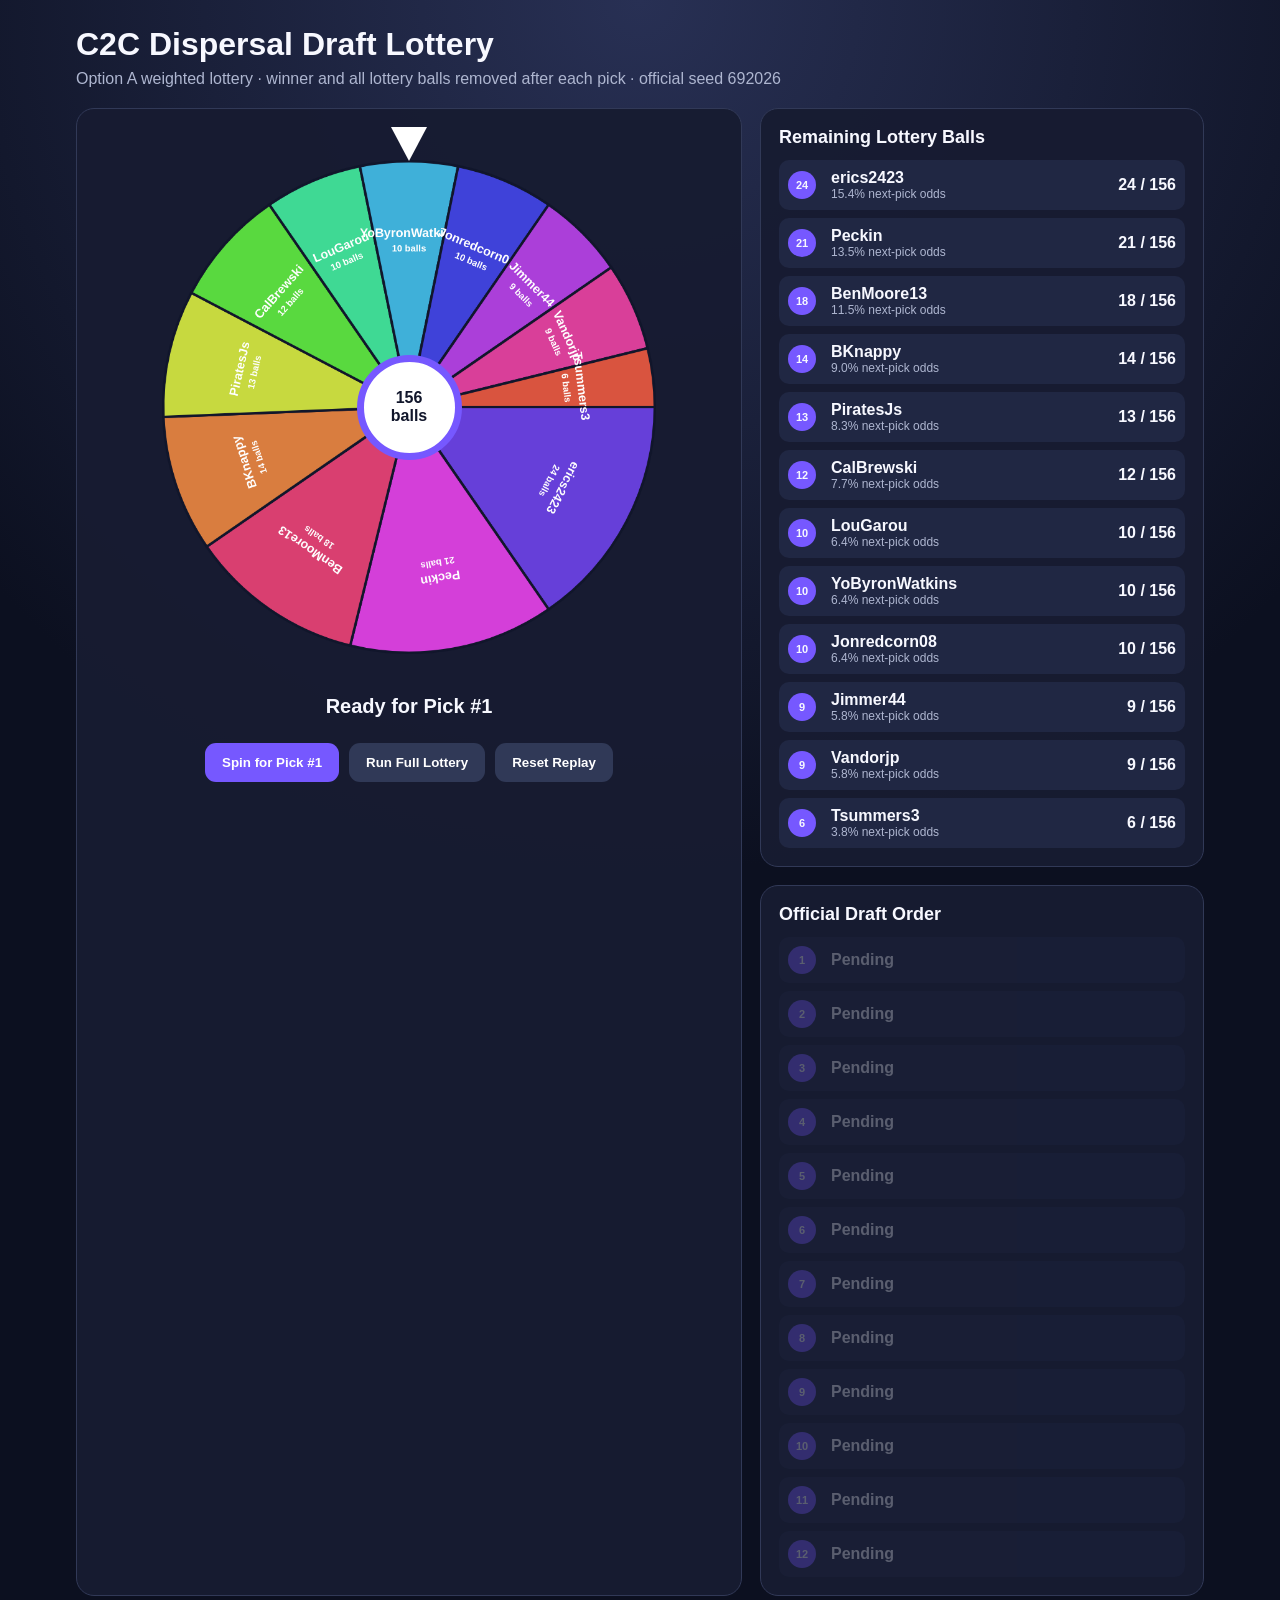
<file: lottery-wheel.html>
<!doctype html><html lang="en"><head><meta charset="utf-8"><meta name="viewport" content="width=device-width,initial-scale=1"><title>C2C Official Lottery</title>
<style>
:root{--bg:#0c1020;--panel:#171c31;--text:#f7f8ff;--muted:#aeb6d0;--accent:#7658ff;--line:#313957}
*{box-sizing:border-box}body{margin:0;background:radial-gradient(circle at top,#283054,#0c1020 50%);color:var(--text);font-family:Arial,sans-serif;min-height:100vh}
main{max-width:1180px;margin:auto;padding:26px}h1{margin:0}.sub{color:var(--muted);margin:7px 0 20px}.grid{display:grid;grid-template-columns:1.2fr .8fr;gap:18px}
.panel{background:rgba(23,28,49,.96);border:1px solid var(--line);border-radius:18px;padding:18px}.wheelbox{position:relative;display:grid;place-items:center}
canvas{width:min(100%,560px);height:auto}.pointer{position:absolute;top:0;border-left:18px solid transparent;border-right:18px solid transparent;border-top:34px solid white;z-index:2}
.center{position:absolute;width:105px;height:105px;border-radius:50%;background:white;color:#11162b;display:grid;place-items:center;text-align:center;font-weight:900;border:7px solid var(--accent)}
.controls{display:flex;gap:10px;justify-content:center;flex-wrap:wrap}button{border:0;border-radius:11px;padding:12px 17px;font-weight:800;cursor:pointer}.primary{background:var(--accent);color:white}.secondary{background:#303957;color:white}button:disabled{opacity:.45}
.status{text-align:center;font-size:20px;font-weight:800;min-height:48px;margin-top:8px}.list{display:grid;gap:8px}.row{display:grid;grid-template-columns:34px 1fr auto;gap:9px;align-items:center;padding:9px;background:#202743;border-radius:10px}
.ball{width:28px;height:28px;border-radius:50%;background:var(--accent);display:grid;place-items:center;font-size:11px;font-weight:900}.muted{color:var(--muted);font-size:12px}h2{font-size:18px;margin:0 0 12px}.gap{margin-top:18px}
@media(max-width:850px){.grid{grid-template-columns:1fr}}
</style></head><body><main>
<h1>C2C Dispersal Draft Lottery</h1><div class="sub">Option A weighted lottery · winner and all lottery balls removed after each pick · official seed 692026</div>
<div class="grid"><section class="panel"><div class="wheelbox"><div class="pointer"></div><canvas id="c" width="900" height="900"></canvas><div class="center" id="center">156<br>balls</div></div>
<div class="status" id="status">Ready for Pick #1</div><div class="controls"><button class="primary" id="spin">Spin for Pick #1</button><button class="secondary" id="all">Run Full Lottery</button><button class="secondary" id="reset">Reset Replay</button></div></section>
<aside><section class="panel"><h2>Remaining Lottery Balls</h2><div class="list" id="odds"></div></section><section class="panel gap"><h2>Official Draft Order</h2><div class="list" id="results"></div></section></aside></div>
<script>
const original={"erics2423": 24, "Peckin": 21, "BenMoore13": 18, "BKnappy": 14, "PiratesJs": 13, "CalBrewski": 12, "LouGarou": 10, "YoByronWatkins": 10, "Jonredcorn08": 10, "Jimmer44": 9, "Vandorjp": 9, "Tsummers3": 6}, draws=[{"pick": 1, "winner": "LouGarou", "ball": 110, "pool": 156}, {"pick": 2, "winner": "erics2423", "ball": 5, "pool": 146}, {"pick": 3, "winner": "PiratesJs", "ball": 55, "pool": 122}, {"pick": 4, "winner": "CalBrewski", "ball": 56, "pool": 109}, {"pick": 5, "winner": "Vandorjp", "ball": 90, "pool": 97}, {"pick": 6, "winner": "Jimmer44", "ball": 76, "pool": 88}, {"pick": 7, "winner": "Peckin", "ball": 2, "pool": 79}, {"pick": 8, "winner": "YoByronWatkins", "ball": 38, "pool": 58}, {"pick": 9, "winner": "BKnappy", "ball": 25, "pool": 48}, {"pick": 10, "winner": "Jonredcorn08", "ball": 24, "pool": 34}, {"pick": 11, "winner": "BenMoore13", "ball": 2, "pool": 24}, {"pick": 12, "winner": "Tsummers3", "ball": 4, "pool": 6}];
let remaining={...original}, current=0, angle=0, busy=false;
const c=document.getElementById('c'),ctx=c.getContext('2d'),status=document.getElementById('status'),spin=document.getElementById('spin'),all=document.getElementById('all'),center=document.getElementById('center');
function entries(){return Object.entries(remaining)}
function wheel(){const list=entries(),total=list.reduce((s,x)=>s+x[1],0),cx=450,cy=450,r=395;ctx.clearRect(0,0,900,900);let start=angle;list.forEach(([name,count],i)=>{const arc=Math.PI*2*count/total;ctx.beginPath();ctx.moveTo(cx,cy);ctx.arc(cx,cy,r,start,start+arc);ctx.closePath();ctx.fillStyle=`hsl(${(255+i*43)%360} 67% 55%)`;ctx.fill();ctx.strokeStyle='#11162b';ctx.lineWidth=4;ctx.stroke();const mid=start+arc/2;ctx.save();ctx.translate(cx+Math.cos(mid)*r*.69,cy+Math.sin(mid)*r*.69);ctx.rotate(mid+Math.PI/2);ctx.fillStyle='white';ctx.textAlign='center';ctx.font='700 20px Arial';ctx.fillText(name,0,0);ctx.font='600 15px Arial';ctx.fillText(count+' balls',0,23);ctx.restore();start+=arc});center.innerHTML=total+'<br>balls'}
function render(){const total=Object.values(remaining).reduce((a,b)=>a+b,0);document.getElementById('odds').innerHTML=entries().sort((a,b)=>b[1]-a[1]).map(([n,v])=>`<div class="row"><div class="ball">${v}</div><div><strong>${n}</strong><div class="muted">${(v/total*100).toFixed(1)}% next-pick odds</div></div><b>${v} / ${total}</b></div>`).join('');document.getElementById('results').innerHTML=draws.map((d,i)=>`<div class="row" style="opacity:${i<current?1:.3}"><div class="ball">${d.pick}</div><div><strong>${i<current?d.winner:'Pending'}</strong><div class="muted">${i<current?'Winning ball '+d.ball+' of '+d.pool:''}</div></div><b>${i<current?'Selected':''}</b></div>`).join('')}
function once(){if(busy||current>=12)return Promise.resolve();busy=true;spin.disabled=all.disabled=true;const d=draws[current],list=entries(),total=list.reduce((s,x)=>s+x[1],0);let acc=0,target=0;for(const [n,v] of list){const arc=Math.PI*2*v/total;if(n===d.winner){target=-Math.PI/2-(acc+arc/2);break}acc+=arc}const from=angle,to=target+Math.PI*2*(6+current%3),start=performance.now();return new Promise(resolve=>{function frame(now){const t=Math.min(1,(now-start)/2300),e=1-Math.pow(1-t,4);angle=from+(to-from)*e;wheel();if(t<1)requestAnimationFrame(frame);else{delete remaining[d.winner];current++;render();wheel();status.textContent=current<12?`Pick #${d.pick}: ${d.winner} · Next Pick #${current+1}`:`Pick #${d.pick}: ${d.winner} · Lottery complete`;spin.textContent=current<12?'Spin for Pick #'+(current+1):'Lottery Complete';busy=false;spin.disabled=all.disabled=current>=12;resolve()}}requestAnimationFrame(frame)})}
async function runAll(){while(current<12){await once();await new Promise(r=>setTimeout(r,500))}}
function reset(){remaining={...original};current=0;angle=0;busy=false;spin.disabled=all.disabled=false;spin.textContent='Spin for Pick #1';status.textContent='Ready for Pick #1';render();wheel()}
spin.addEventListener('click',once);all.addEventListener('click',runAll);document.getElementById('reset').addEventListener('click',reset);reset();
</script></main></body></html>
</file>
